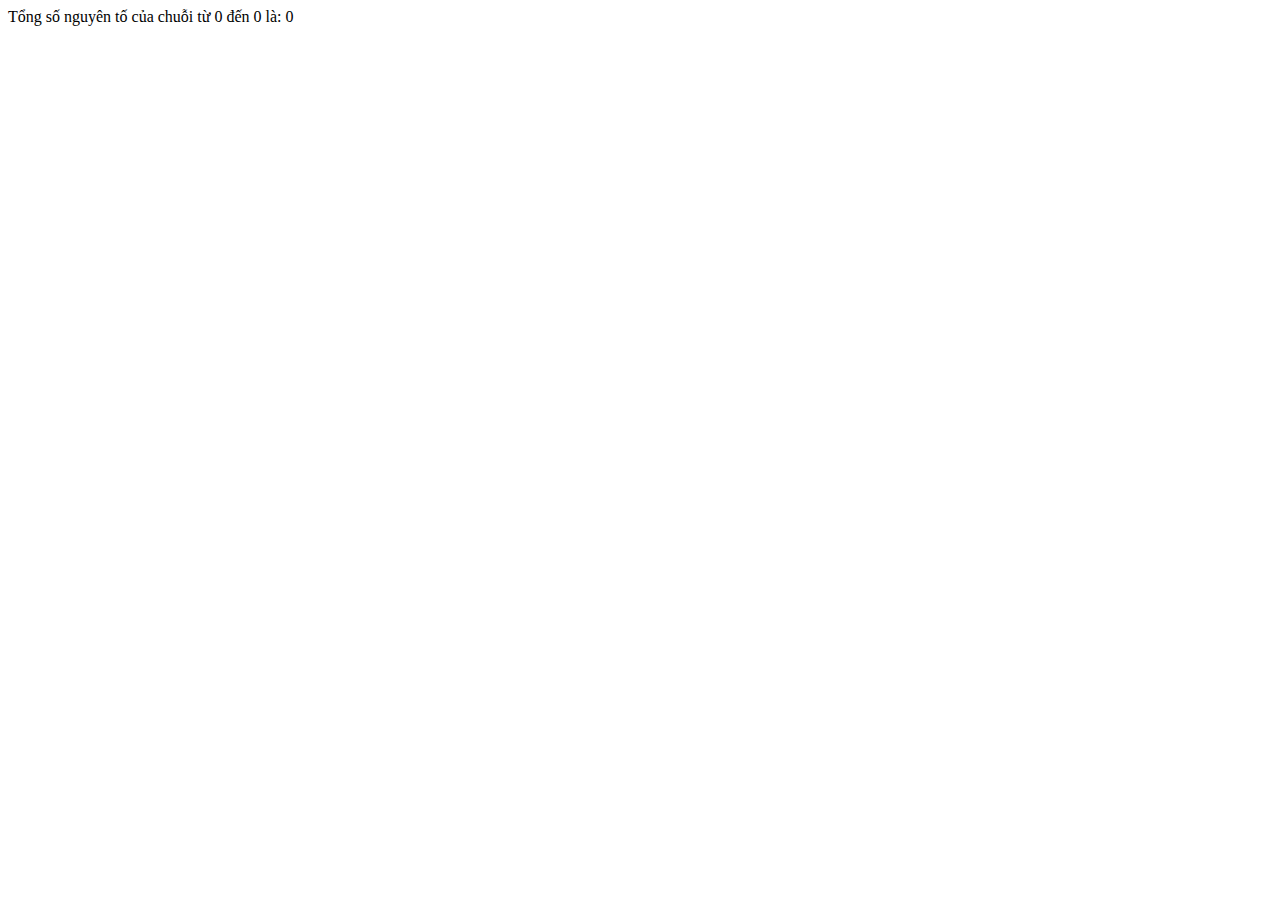
<file: bai1/index.html>
<!DOCTYPE html>
<html lang="en">
    <head>
        <meta charset="UTF-8" />
        <meta name="viewport" content="width=device-width, initial-scale=1.0" />
        <title>Bài 1</title>
    </head>
    <body>
        <div class="in"></div>
        <script src="./index.js"></script>
    </body>
</html>
</file>
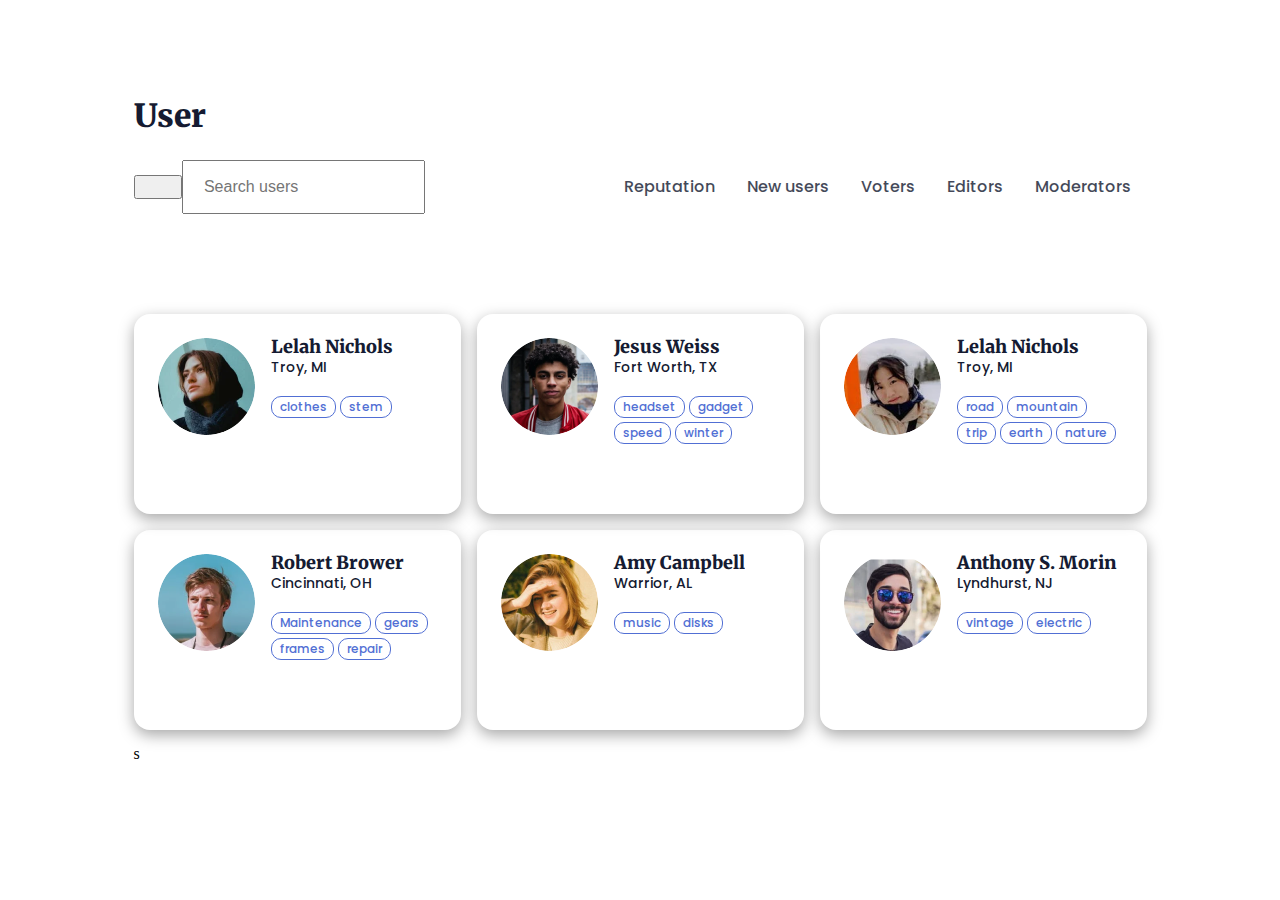
<file: bai3/index.html>
<!DOCTYPE html>
<html lang="en">
    <head>
        <meta charset="UTF-8" />
        <meta name="viewport" content="width=device-width, initial-scale=1.0" />
        <title>Bài 3</title>
        <!-- css -->
        <link rel="stylesheet" href="./css/reset.css" />
        <link rel="stylesheet" href="./css/styles.css" />
        <link rel="stylesheet" href="./css/reponsive.css" />
        <!-- font -->
        <link rel="preconnect" href="https://fonts.googleapis.com" />
        <link rel="preconnect" href="https://fonts.gstatic.com" crossorigin />
        <link
            href="https://fonts.googleapis.com/css2?family=Merriweather:ital,wght@0,300;0,400;0,700;0,900;1,300;1,400;1,700;1,900&family=Poppins:ital,wght@0,300;0,400;0,500;0,600;0,700;0,800;0,900;1,200;1,500;1,700;1,800&display=swap"
            rel="stylesheet"
        />
        <!-- icon -->
        <link
            rel="stylesheet"
            href="https://cdnjs.cloudflare.com/ajax/libs/font-awesome/6.4.0/css/all.min.css"
            integrity="sha512-iecdLmaskl7CVkqkXNQ/ZH/XLlvWZOJyj7Yy7tcenmpD1ypASozpmT/E0iPtmFIB46ZmdtAc9eNBvH0H/ZpiBw=="
            crossorigin="anonymous"
            referrerpolicy="no-referrer"
        />
    </head>
    <body>
        <div class="header">
            <div class="container">
                <h1 class="heading">User</h1>
                <div class="navbar">
                    <form action="" class="search">
                        <button type="submit">
                            <i
                                class="fa-solid fa-magnifying-glass search__icon"
                            ></i>
                        </button>
                        <input
                            type="text"
                            placeholder=" Search users"
                            class="search__input"
                        />
                    </form>
                    <ul class="navbar__list">
                        <li class="navbar__item">
                            <a href="#!" class="item">Reputation </a>
                        </li>
                        <li class="navbar__item">
                            <a href="#!" class="item">New users</a>
                        </li>
                        <li class="navbar__item">
                            <a href="#!" class="item">Voters</a>
                        </li>
                        <li class="navbar__item">
                            <a href="#!" class="item">Editors</a>
                        </li>
                        <li class="navbar__item">
                            <a href="#!" class="item">Moderators</a>
                        </li>
                    </ul>
                </div>
            </div>
        </div>
        <div class="main">
            <div class="container">
                <div class="user">
                    <div class="user__list">
                        <div class="user__item">
                            <div class="user__media">
                                <img
                                    src="./img/img1.png"
                                    alt=""
                                    class="media__img"
                                />
                            </div>
                            <div class="user__content">
                                <h3 class="user__heading">Lelah Nichols</h3>
                                <p class="user__para">Troy, MI</p>
                                <div class="user__desc">
                                    <span class="user__desc--span"
                                        >clothes</span
                                    >
                                    <span class="user__desc--span">stem</span>
                                </div>
                            </div>
                        </div>
                        <div class="user__item">
                            <div class="user__media">
                                <img
                                    src="./img/img2.png"
                                    alt=""
                                    class="media__img"
                                />
                            </div>
                            <div class="user__content">
                                <h3 class="user__heading">Jesus Weiss</h3>
                                <p class="user__para">Fort Worth, TX</p>
                                <div class="user__desc">
                                    <span class="user__desc--span"
                                        >headset</span
                                    >
                                    <span class="user__desc--span">gadget</span>
                                    <span class="user__desc--span">speed</span>
                                    <span class="user__desc--span">winter</span>
                                </div>
                            </div>
                        </div>
                        <div class="user__item">
                            <div class="user__media">
                                <img
                                    src="./img/img3.png"
                                    alt=""
                                    class="media__img"
                                />
                            </div>
                            <div class="user__content">
                                <h3 class="user__heading">Lelah Nichols</h3>
                                <p class="user__para">Troy, MI</p>
                                <div class="user__desc">
                                    <span class="user__desc--span">road</span>
                                    <span class="user__desc--span"
                                        >mountain</span
                                    >
                                    <span class="user__desc--span">trip</span>
                                    <span class="user__desc--span">earth</span>
                                    <span class="user__desc--span">nature</span>
                                </div>
                            </div>
                        </div>
                        <div class="user__item">
                            <div class="user__media">
                                <img
                                    src="./img/img4.png"
                                    alt=""
                                    class="media__img"
                                />
                            </div>
                            <div class="user__content">
                                <h3 class="user__heading">Robert Brower</h3>
                                <p class="user__para">Cincinnati, OH</p>
                                <div class="user__desc">
                                    <span class="user__desc--span"
                                        >Maintenance</span
                                    >
                                    <span class="user__desc--span">gears</span>
                                    <span class="user__desc--span">frames</span>
                                    <span class="user__desc--span">repair</span>
                                </div>
                            </div>
                        </div>
                        <div class="user__item">
                            <div class="user__media">
                                <img
                                    src="./img/img5.png"
                                    alt=""
                                    class="media__img"
                                />
                            </div>
                            <div class="user__content">
                                <h3 class="user__heading">Amy Campbell</h3>
                                <p class="user__para">Warrior, AL</p>
                                <div class="user__desc">
                                    <span class="user__desc--span">music</span>
                                    <span class="user__desc--span">disks</span>
                                </div>
                            </div>
                        </div>
                        <div class="user__item">
                            <div class="user__media">
                                <img
                                    src="./img/img6.png"
                                    alt=""
                                    class="media__img"
                                />
                            </div>
                            <div class="user__content">
                                <h3 class="user__heading">Anthony S. Morin</h3>
                                <p class="user__para">Lyndhurst, NJ</p>
                                <div class="user__desc">
                                    <span class="user__desc--span"
                                        >vintage</span
                                    >
                                    <span class="user__desc--span"
                                        >electric</span
                                    >
                                </div>
                            </div>
                        </div>
                        s
                    </div>
                </div>
            </div>
        </div>
    </body>
</html>
</file>
<file: bai3/css/styles.css>
* {
    box-sizing: border-box;
}
html {
    font-size: 62.5%;
}
body {
    font-size: 1.6rem;
}
/* common */
.container {
    width: 1013px;
    max-width: calc(100% - 100px);
    margin: 100px auto;
}
a {
    text-decoration: none;
}
/* header */
.heading {
    color: #151b32;
    font-size: 3.2rem;
    font-weight: 900;
    font-family: "Merriweather", serif;
}
.navbar {
    display: flex;
    justify-content: space-between;
    align-items: center;
    margin-top: 28px;
}
.search {
    display: flex;
    align-items: center;
}
.search__input,
.search__icon {
    padding: 16px;
    font-size: 1.6rem;
}
.search__icon:hover {
    cursor: pointer;
}

.navbar__list {
    display: flex;
}
.item {
    padding: 16px;
    color: #151b32;
    font-family: "Poppins", sans-serif;
    font-weight: 500;
    font-size: 1.6rem;
    opacity: 0.8;
}
.item:hover {
    color: #fff;
    border-radius: 8px;
    background: #849fff;
}
/* user */
.user {
    margin-top: 70px;
}
.user__list {
    display: grid;
    grid-template-columns: repeat(3, 1fr);
    gap: 16px;
}
.user__item {
    display: flex;
    min-height: 200px;
    padding: 24px;
    border-radius: 16px;
    box-shadow: rgba(0, 0, 0, 0.35) 0px 5px 15px;
}
.user__item:hover {
    scale: 1.05;
    cursor: pointer;
}
.media__img {
    min-height: 97px;
    width: 97px;
    object-fit: cover;
    border-radius: 50%;
}
.user__content {
    margin-left: 16px;
}
.user__heading {
    color: #151b32;
    font-family: "Merriweather", serif;
    font-size: 1.8rem;
    font-weight: 900;
}
.user__para {
    color: #151b32;
    font-family: "Poppins", sans-serif;
    font-size: 1.4rem;
    font-weight: 500;
    margin-top: 4px;
}
.user__desc {
    margin-top: 18px;
}
.user__desc--span {
    display: inline-block;
    color: #516fd4;
    padding: 4px 8px;
    border: 1px solid #516fd4;
    border-radius: 10px;
    margin-top: 4px;
    font-family: "Poppins", sans-serif;
    font-size: 1.2rem;
    font-weight: 500;
}
</file>
<file: bai3/css/reponsive.css>
/* PC */
@media only screen and (max-width: 1024px) {
}

/* Mobile */
@media only screen and (max-width: 940px) {
    .container {
        max-width: calc(100% - 30px);
        margin: 100px auto;
    }
    .navbar {
        display: block;
    }
    .navbar__list {
        margin-top: 30px;
    }
    .item {
        border-radius: 8px;
        border: 1px solid black;
        margin-left: 5px;
    }
    .user__list {
        display: grid;
        grid-template-columns: repeat(2, 1fr);
        gap: 16px;
    }
}
</file>
